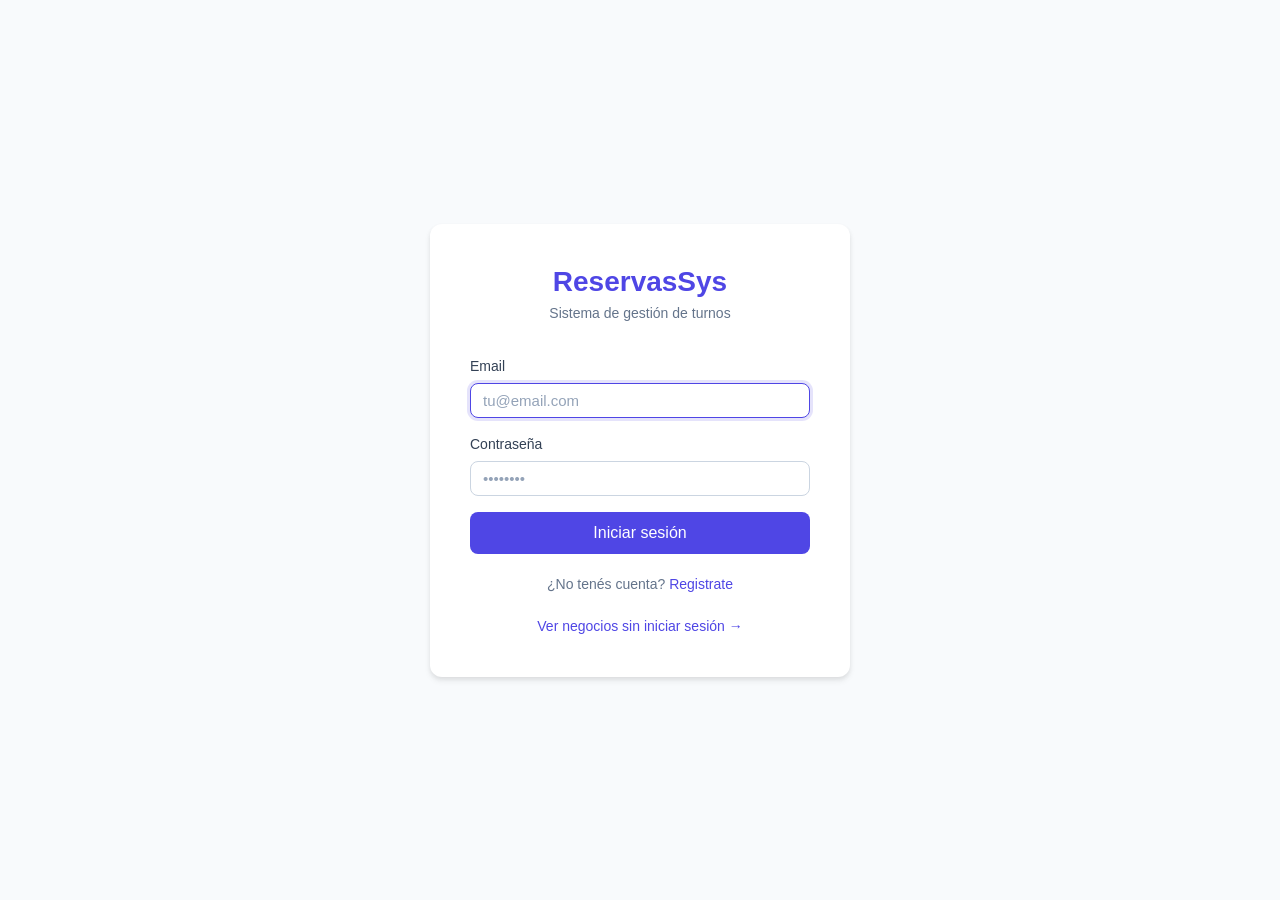
<file: apps/web/index.html>
<!DOCTYPE html>
<html lang="es">
<head>
  <meta charset="UTF-8">
  <meta name="viewport" content="width=device-width, initial-scale=1.0">
  <title>Iniciar sesión — ReservasSys</title>
  <link rel="stylesheet" href="css/main.css">
</head>
<body>
<div class="auth-page">
  <div class="auth-card">
    <div class="auth-logo">
      <h1>ReservasSys</h1>
      <p>Sistema de gestión de turnos</p>
    </div>

    <div id="error-box" class="alert alert-error" style="display:none"></div>

    <form id="login-form">
      <div class="form-group">
        <label for="email">Email</label>
        <input type="email" id="email" name="email" class="form-control" placeholder="tu@email.com" required autofocus>
      </div>
      <div class="form-group">
        <label for="password">Contraseña</label>
        <input type="password" id="password" name="password" class="form-control" placeholder="••••••••" required>
      </div>
      <button type="submit" class="btn btn-primary btn-full btn-lg" id="submit-btn">
        Iniciar sesión
      </button>
    </form>

    <div class="auth-footer">
      ¿No tenés cuenta? <a href="register.html">Registrate</a>
      <br><br>
      <a href="negocios.html">Ver negocios sin iniciar sesión →</a>
    </div>
  </div>
</div>

<script type="module">
import { identity } from './js/api.js';
import { setSession, redirectByRole, getToken, isAdmin } from './js/auth.js';
import { friendlyError } from './js/utils.js';

// Already logged in
if (getToken()) redirectByRole();

const form      = document.getElementById('login-form');
const submitBtn = document.getElementById('submit-btn');
const errorBox  = document.getElementById('error-box');

form.addEventListener('submit', async e => {
  e.preventDefault();
  errorBox.style.display = 'none';
  submitBtn.disabled = true;
  submitBtn.textContent = 'Ingresando...';

  try {
    const res = await identity.login(
      form.email.value.trim(),
      form.password.value
    );
    // res contains { token, user: { userId, email, roles, tenantId, branchId } }
    setSession(res.accessToken, res.user ?? res);
    redirectByRole();
  } catch (err) {
    errorBox.textContent = friendlyError(err);
    errorBox.style.display = 'block';
    submitBtn.disabled = false;
    submitBtn.textContent = 'Iniciar sesión';
  }
});
</script>
</body>
</html>
</file>
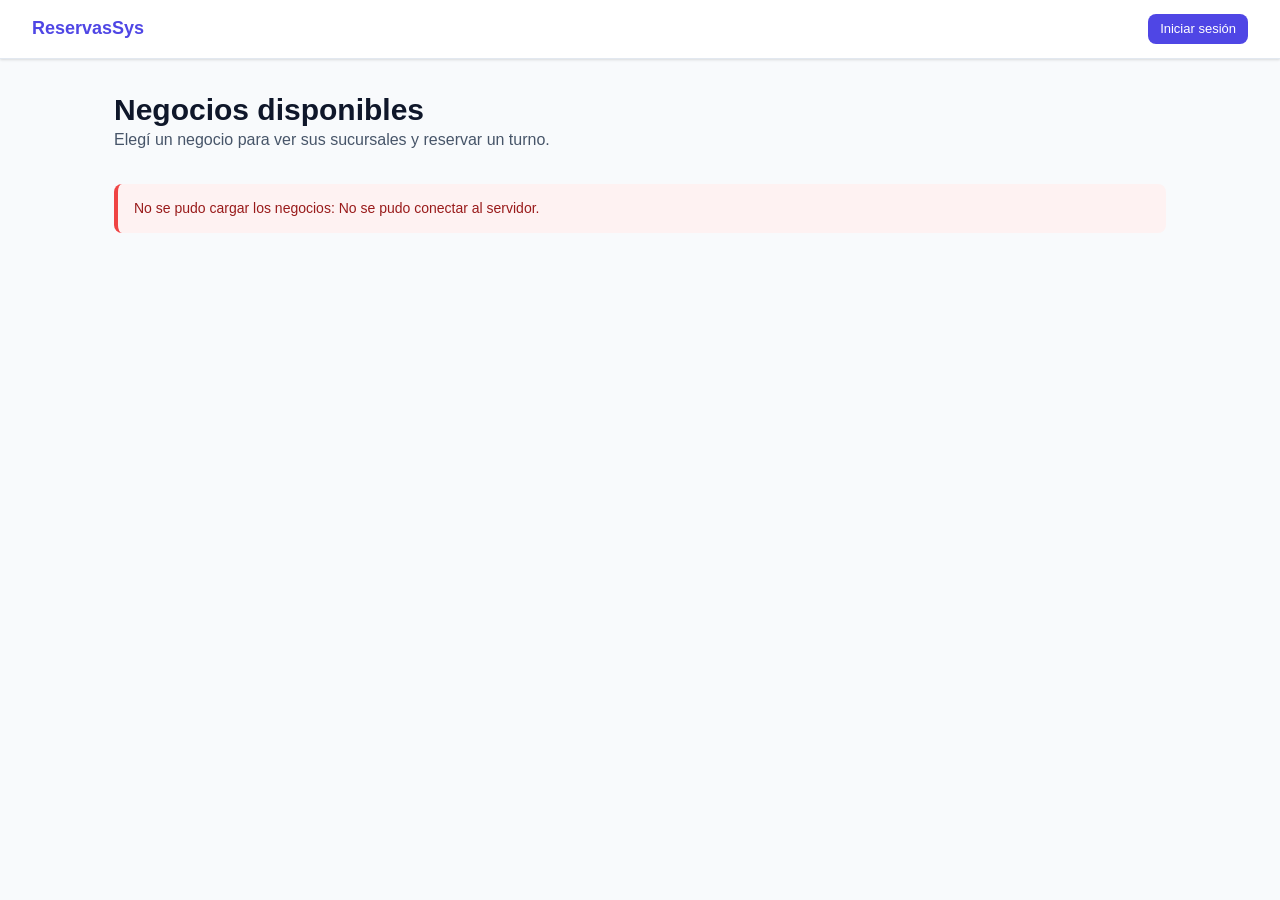
<file: apps/web/negocios.html>
<!DOCTYPE html>
<html lang="es">
<head>
  <meta charset="UTF-8">
  <meta name="viewport" content="width=device-width, initial-scale=1.0">
  <title>Negocios — ReservasSys</title>
  <link rel="stylesheet" href="css/main.css">
</head>
<body>

<nav class="pub-nav">
  <span class="pub-nav-brand">ReservasSys</span>
  <div class="pub-nav-links" id="nav-links"></div>
</nav>

<div class="pub-container">
  <div style="margin-bottom:2rem">
    <h1>Negocios disponibles</h1>
    <p>Elegí un negocio para ver sus sucursales y reservar un turno.</p>
  </div>
  <div id="content"><div class="loading-center"><div class="spinner"></div></div></div>
</div>

<script type="module">
import { identity } from './js/api.js';
import { getToken, getRoles, clearSession, isStaff } from './js/auth.js';
import { escHtml } from './js/utils.js';

// Nav
const navLinks = document.getElementById('nav-links');
const token = getToken();
if (token) {
  if (isStaff()) {
    navLinks.innerHTML = `<a href="/admin/agenda.html" class="btn btn-secondary btn-sm">Panel admin</a> <button class="btn btn-ghost btn-sm" id="logout-btn">Salir</button>`;
  } else {
    navLinks.innerHTML = `<a href="mis-reservas.html" class="btn btn-secondary btn-sm">Mis reservas</a> <button class="btn btn-ghost btn-sm" id="logout-btn">Salir</button>`;
  }
  document.getElementById('logout-btn')?.addEventListener('click', () => { clearSession(); location.reload(); });
} else {
  navLinks.innerHTML = `<a href="index.html" class="btn btn-primary btn-sm">Iniciar sesión</a>`;
}

// Load tenants
const content = document.getElementById('content');
try {
  const tenants = await identity.tenants();
  const list = Array.isArray(tenants) ? tenants : (tenants?.items ?? []);

  if (!list.length) {
    content.innerHTML = `<div class="state-box"><div class="state-icon">🏪</div><h4>No hay negocios disponibles</h4></div>`;
  } else {
    content.innerHTML = `<div class="card-grid">
      ${list.map(t => `
        <div class="card negocio-card" onclick="location.href='reservar.html?tenantSlug=${escHtml(t.slug ?? t.id)}&tenantName=${encodeURIComponent(t.name)}'">
          <div class="negocio-name">${escHtml(t.name)}</div>
          <div class="negocio-rubro">${escHtml(t.mainCategory ?? '')}</div>
          <button class="btn btn-primary btn-sm">Reservar turno →</button>
        </div>`).join('')}
    </div>`;
  }
} catch (err) {
  content.innerHTML = `<div class="alert alert-error">No se pudo cargar los negocios: ${err.message}</div>`;
}
</script>
</body>
</html>
</file>
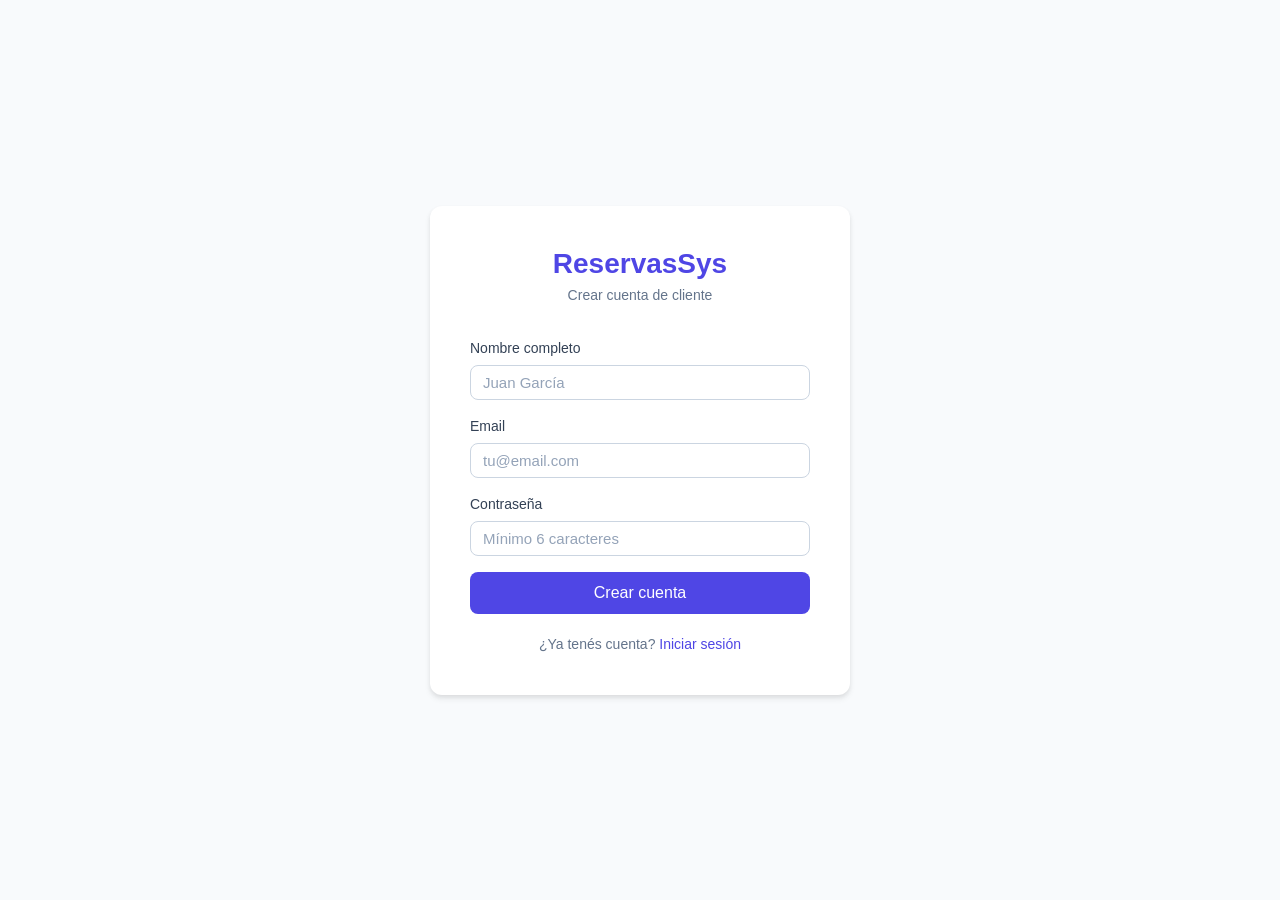
<file: apps/web/register.html>
<!DOCTYPE html>
<html lang="es">
<head>
  <meta charset="UTF-8">
  <meta name="viewport" content="width=device-width, initial-scale=1.0">
  <title>Registrarse — ReservasSys</title>
  <link rel="stylesheet" href="css/main.css">
</head>
<body>
<div class="auth-page">
  <div class="auth-card">
    <div class="auth-logo">
      <h1>ReservasSys</h1>
      <p>Crear cuenta de cliente</p>
    </div>

    <div id="error-box" class="alert alert-error" style="display:none"></div>
    <div id="success-box" class="alert alert-success" style="display:none">
      ¡Cuenta creada! <a href="index.html">Iniciá sesión</a>
    </div>

    <form id="register-form">
      <div class="form-group">
        <label for="name">Nombre completo</label>
        <input type="text" id="name" name="name" class="form-control" placeholder="Juan García" required>
      </div>
      <div class="form-group">
        <label for="email">Email</label>
        <input type="email" id="email" name="email" class="form-control" placeholder="tu@email.com" required>
      </div>
      <div class="form-group">
        <label for="password">Contraseña</label>
        <input type="password" id="password" name="password" class="form-control" placeholder="Mínimo 6 caracteres" required minlength="6">
      </div>
      <button type="submit" class="btn btn-primary btn-full btn-lg" id="submit-btn">
        Crear cuenta
      </button>
    </form>

    <div class="auth-footer">
      ¿Ya tenés cuenta? <a href="index.html">Iniciar sesión</a>
    </div>
  </div>
</div>

<script type="module">
import { identity } from './js/api.js';
import { friendlyError } from './js/utils.js';

const form       = document.getElementById('register-form');
const submitBtn  = document.getElementById('submit-btn');
const errorBox   = document.getElementById('error-box');
const successBox = document.getElementById('success-box');

form.addEventListener('submit', async e => {
  e.preventDefault();
  errorBox.style.display   = 'none';
  successBox.style.display = 'none';
  submitBtn.disabled = true;
  submitBtn.textContent = 'Registrando...';

  try {
    await identity.register({
      name:     form.name.value.trim(),
      email:    form.email.value.trim(),
      password: form.password.value,
    });
    successBox.style.display = 'block';
    form.reset();
  } catch (err) {
    errorBox.textContent = friendlyError(err);
    errorBox.style.display = 'block';
  } finally {
    submitBtn.disabled = false;
    submitBtn.textContent = 'Crear cuenta';
  }
});
</script>
</body>
</html>
</file>
<file: apps/web/css/main.css>
/* ── Variables ───────────────────────────────────────────────────────────── */
:root {
  --primary:       #4F46E5;
  --primary-dark:  #3730A3;
  --primary-light: #EEF2FF;
  --success:       #10B981;
  --success-light: #ECFDF5;
  --warning:       #F59E0B;
  --warning-light: #FFFBEB;
  --danger:        #EF4444;
  --danger-light:  #FEF2F2;
  --gray-50:       #F8FAFC;
  --gray-100:      #F1F5F9;
  --gray-200:      #E2E8F0;
  --gray-300:      #CBD5E1;
  --gray-400:      #94A3B8;
  --gray-500:      #64748B;
  --gray-600:      #475569;
  --gray-700:      #334155;
  --gray-800:      #1E293B;
  --gray-900:      #0F172A;
  --white:         #FFFFFF;
  --radius:        8px;
  --radius-lg:     12px;
  --shadow:        0 1px 3px rgba(0,0,0,.08), 0 1px 2px rgba(0,0,0,.06);
  --shadow-md:     0 4px 6px rgba(0,0,0,.07), 0 2px 4px rgba(0,0,0,.06);
  --shadow-lg:     0 10px 15px rgba(0,0,0,.08), 0 4px 6px rgba(0,0,0,.05);
  --sidebar-w:     240px;
  --font:          -apple-system, BlinkMacSystemFont, 'Segoe UI', Roboto, sans-serif;
}

/* ── Reset ───────────────────────────────────────────────────────────────── */
*, *::before, *::after { box-sizing: border-box; margin: 0; padding: 0; }
html { font-size: 16px; }
body { font-family: var(--font); background: var(--gray-50); color: var(--gray-800); line-height: 1.5; }
a { color: var(--primary); text-decoration: none; }
a:hover { text-decoration: underline; }
button { cursor: pointer; font-family: inherit; }
input, select, textarea { font-family: inherit; font-size: 1rem; }
img { max-width: 100%; }
ul { list-style: none; }

/* ── Typography ──────────────────────────────────────────────────────────── */
h1 { font-size: 1.875rem; font-weight: 700; color: var(--gray-900); line-height: 1.25; }
h2 { font-size: 1.5rem;   font-weight: 600; color: var(--gray-800); }
h3 { font-size: 1.25rem;  font-weight: 600; color: var(--gray-800); }
h4 { font-size: 1rem;     font-weight: 600; color: var(--gray-700); }
p  { color: var(--gray-600); }
small { font-size: .875rem; color: var(--gray-500); }

/* ── Layout: Admin shell ─────────────────────────────────────────────────── */
.app-shell { display: flex; min-height: 100vh; }
.main-content { flex: 1; padding: 2rem; overflow-y: auto; }
.page-header { display: flex; align-items: center; justify-content: space-between; margin-bottom: 1.5rem; }
.page-header h1 { font-size: 1.5rem; }

/* ── Sidebar ─────────────────────────────────────────────────────────────── */
.sidebar {
  width: var(--sidebar-w);
  background: var(--gray-900);
  color: var(--white);
  display: flex;
  flex-direction: column;
  flex-shrink: 0;
  position: sticky;
  top: 0;
  height: 100vh;
}
.sidebar-header { padding: 1.25rem 1rem; border-bottom: 1px solid rgba(255,255,255,.08); }
.sidebar-title { font-size: 1.125rem; font-weight: 700; color: var(--white); }
.sidebar-role  { font-size: .75rem; color: var(--gray-400); margin-top: .125rem; display: block; text-transform: capitalize; }
.sidebar-nav   { flex: 1; padding: .75rem 0; overflow-y: auto; }
.nav-link {
  display: block;
  padding: .625rem 1rem;
  color: var(--gray-400);
  font-size: .875rem;
  transition: background .15s, color .15s;
  border-radius: 0;
}
.nav-link:hover { background: rgba(255,255,255,.06); color: var(--white); text-decoration: none; }
.nav-link.active { background: var(--primary); color: var(--white); font-weight: 500; }
.sidebar-footer { padding: 1rem; border-top: 1px solid rgba(255,255,255,.08); }
.sidebar-user { font-size: .75rem; color: var(--gray-400); display: block; margin-bottom: .5rem; word-break: break-all; }
.btn-link { background: none; border: none; color: var(--gray-400); font-size: .8125rem; padding: 0; text-decoration: underline; cursor: pointer; }
.btn-link:hover { color: var(--white); }

/* ── Buttons ─────────────────────────────────────────────────────────────── */
.btn {
  display: inline-flex;
  align-items: center;
  gap: .4rem;
  padding: .5rem 1rem;
  border: none;
  border-radius: var(--radius);
  font-size: .875rem;
  font-weight: 500;
  transition: background .15s, box-shadow .15s, opacity .15s;
  white-space: nowrap;
}
.btn:disabled { opacity: .55; cursor: not-allowed; }
.btn-primary { background: var(--primary); color: var(--white); }
.btn-primary:hover:not(:disabled) { background: var(--primary-dark); }
.btn-secondary { background: var(--white); color: var(--gray-700); border: 1px solid var(--gray-300); }
.btn-secondary:hover:not(:disabled) { background: var(--gray-50); }
.btn-danger { background: var(--danger); color: var(--white); }
.btn-danger:hover:not(:disabled) { background: #DC2626; }
.btn-success { background: var(--success); color: var(--white); }
.btn-success:hover:not(:disabled) { background: #059669; }
.btn-warning { background: var(--warning); color: var(--white); }
.btn-warning:hover:not(:disabled) { background: #D97706; }
.btn-ghost { background: transparent; color: var(--gray-600); border: 1px solid transparent; }
.btn-ghost:hover:not(:disabled) { background: var(--gray-100); }
.btn-sm { padding: .3125rem .75rem; font-size: .8125rem; }
.btn-lg { padding: .75rem 1.5rem; font-size: 1rem; }
.btn-full { width: 100%; justify-content: center; }
.btn-icon { padding: .5rem; }

/* ── Cards ───────────────────────────────────────────────────────────────── */
.card {
  background: var(--white);
  border: 1px solid var(--gray-200);
  border-radius: var(--radius-lg);
  box-shadow: var(--shadow);
}
.card-header { padding: 1rem 1.25rem; border-bottom: 1px solid var(--gray-200); display: flex; align-items: center; justify-content: space-between; }
.card-body   { padding: 1.25rem; }
.card-footer { padding: .875rem 1.25rem; border-top: 1px solid var(--gray-200); background: var(--gray-50); border-radius: 0 0 var(--radius-lg) var(--radius-lg); }

.card-grid { display: grid; grid-template-columns: repeat(auto-fill, minmax(240px, 1fr)); gap: 1rem; }
.stat-card { padding: 1.25rem; }
.stat-card .stat-label { font-size: .8125rem; color: var(--gray-500); font-weight: 500; text-transform: uppercase; letter-spacing: .04em; }
.stat-card .stat-value { font-size: 2rem; font-weight: 700; color: var(--gray-900); margin: .25rem 0; }
.stat-card .stat-sub   { font-size: .8125rem; color: var(--gray-500); }

/* ── Tables ──────────────────────────────────────────────────────────────── */
.table-wrap { overflow-x: auto; }
table { width: 100%; border-collapse: collapse; font-size: .875rem; }
thead tr { background: var(--gray-50); }
th { text-align: left; padding: .75rem 1rem; font-size: .8125rem; font-weight: 600; color: var(--gray-600); text-transform: uppercase; letter-spacing: .04em; border-bottom: 1px solid var(--gray-200); white-space: nowrap; }
td { padding: .75rem 1rem; border-bottom: 1px solid var(--gray-100); vertical-align: middle; color: var(--gray-700); }
tr:last-child td { border-bottom: none; }
tr:hover td { background: var(--gray-50); }
.actions-col { white-space: nowrap; text-align: right; }
.actions-col .btn { margin-left: .25rem; }

/* ── Forms ───────────────────────────────────────────────────────────────── */
.form-group { margin-bottom: 1rem; }
.form-group label { display: block; font-size: .875rem; font-weight: 500; color: var(--gray-700); margin-bottom: .375rem; }
.form-control {
  display: block;
  width: 100%;
  padding: .5rem .75rem;
  border: 1px solid var(--gray-300);
  border-radius: var(--radius);
  background: var(--white);
  color: var(--gray-900);
  font-size: .9375rem;
  transition: border-color .15s, box-shadow .15s;
  appearance: none;
}
.form-control:focus { outline: none; border-color: var(--primary); box-shadow: 0 0 0 3px rgba(79,70,229,.15); }
.form-control:disabled { background: var(--gray-100); color: var(--gray-500); }
.form-control::placeholder { color: var(--gray-400); }
textarea.form-control { resize: vertical; min-height: 80px; }
.form-row { display: grid; grid-template-columns: 1fr 1fr; gap: 1rem; }
.form-hint { font-size: .8125rem; color: var(--gray-500); margin-top: .25rem; }
.form-error { font-size: .8125rem; color: var(--danger); margin-top: .25rem; display: none; }
.form-error.visible { display: block; }

.filter-bar { display: flex; gap: .75rem; flex-wrap: wrap; margin-bottom: 1.25rem; align-items: flex-end; }
.filter-bar .form-group { margin-bottom: 0; }
.filter-bar label { font-size: .8125rem; }
.filter-bar .form-control { font-size: .875rem; }

/* ── Badges ──────────────────────────────────────────────────────────────── */
.badge {
  display: inline-flex;
  align-items: center;
  padding: .2rem .6rem;
  border-radius: 9999px;
  font-size: .75rem;
  font-weight: 600;
  letter-spacing: .02em;
}
.badge-blue   { background: var(--primary-light); color: var(--primary-dark); }
.badge-green  { background: var(--success-light); color: #065F46; }
.badge-red    { background: var(--danger-light);  color: #991B1B; }
.badge-orange { background: var(--warning-light); color: #92400E; }
.badge-gray   { background: var(--gray-100);      color: var(--gray-600); }
.badge-yellow { background: #FEF9C3;              color: #713F12; }

/* ── Tabs ────────────────────────────────────────────────────────────────── */
.tabs { border-bottom: 1px solid var(--gray-200); display: flex; gap: 0; margin-bottom: 1.5rem; }
.tab-btn {
  padding: .625rem 1.25rem;
  background: none;
  border: none;
  border-bottom: 2px solid transparent;
  font-size: .875rem;
  font-weight: 500;
  color: var(--gray-500);
  cursor: pointer;
  margin-bottom: -1px;
  transition: color .15s;
}
.tab-btn:hover { color: var(--gray-800); }
.tab-btn.active { color: var(--primary); border-bottom-color: var(--primary); }
.tab-panel { display: none; }
.tab-panel.active { display: block; }

/* ── Toast ───────────────────────────────────────────────────────────────── */
.toast-container { position: fixed; bottom: 1.5rem; right: 1.5rem; z-index: 9999; display: flex; flex-direction: column; gap: .5rem; }
.toast {
  padding: .75rem 1.125rem;
  border-radius: var(--radius);
  font-size: .875rem;
  font-weight: 500;
  box-shadow: var(--shadow-lg);
  opacity: 0;
  transform: translateY(8px);
  transition: opacity .25s, transform .25s;
  max-width: 320px;
  color: var(--white);
}
.toast.show { opacity: 1; transform: translateY(0); }
.toast-info    { background: var(--gray-800); }
.toast-success { background: var(--success); }
.toast-error   { background: var(--danger); }
.toast-warning { background: var(--warning); }

/* ── Modal ───────────────────────────────────────────────────────────────── */
.modal-overlay {
  position: fixed; inset: 0;
  background: rgba(0,0,0,.45);
  display: flex; align-items: center; justify-content: center;
  z-index: 1000;
  padding: 1rem;
}
.modal {
  background: var(--white);
  border-radius: var(--radius-lg);
  box-shadow: var(--shadow-lg);
  padding: 1.75rem;
  max-width: 460px;
  width: 100%;
}
.modal h3 { margin-bottom: .75rem; }
.modal p { margin-bottom: 1.25rem; }
.modal-actions { display: flex; gap: .75rem; justify-content: flex-end; }
.modal-body { margin-bottom: 1.25rem; }
.modal-close-btn { float: right; background: none; border: none; font-size: 1.25rem; color: var(--gray-400); cursor: pointer; line-height: 1; }

/* ── Empty / Loading / Error states ─────────────────────────────────────── */
.state-box {
  text-align: center;
  padding: 3rem 1rem;
  color: var(--gray-500);
}
.state-box .state-icon { font-size: 2.5rem; margin-bottom: .75rem; }
.state-box p { color: var(--gray-500); margin-top: .25rem; }
.spinner {
  display: inline-block;
  width: 1.5rem; height: 1.5rem;
  border: 2px solid var(--gray-200);
  border-top-color: var(--primary);
  border-radius: 50%;
  animation: spin .6s linear infinite;
}
@keyframes spin { to { transform: rotate(360deg); } }
.loading-center { display: flex; justify-content: center; padding: 3rem; }

/* ── Alert banner ────────────────────────────────────────────────────────── */
.alert {
  padding: .875rem 1rem;
  border-radius: var(--radius);
  font-size: .875rem;
  margin-bottom: 1rem;
  border-left: 4px solid;
}
.alert-warning { background: var(--warning-light); color: #92400E; border-color: var(--warning); }
.alert-error   { background: var(--danger-light);  color: #991B1B; border-color: var(--danger); }
.alert-info    { background: var(--primary-light); color: var(--primary-dark); border-color: var(--primary); }
.alert-success { background: var(--success-light); color: #065F46; border-color: var(--success); }

/* ── Auth / Public pages ─────────────────────────────────────────────────── */
.auth-page { min-height: 100vh; display: flex; align-items: center; justify-content: center; background: var(--gray-50); }
.auth-card { background: var(--white); border-radius: var(--radius-lg); box-shadow: var(--shadow-md); padding: 2.5rem; width: 100%; max-width: 420px; }
.auth-logo { text-align: center; margin-bottom: 2rem; }
.auth-logo h1 { color: var(--primary); font-size: 1.75rem; }
.auth-logo p  { font-size: .875rem; color: var(--gray-500); margin-top: .25rem; }
.auth-footer  { text-align: center; margin-top: 1.25rem; font-size: .875rem; color: var(--gray-500); }

/* ── Public nav ──────────────────────────────────────────────────────────── */
.pub-nav {
  background: var(--white);
  border-bottom: 1px solid var(--gray-200);
  padding: .875rem 2rem;
  display: flex;
  align-items: center;
  justify-content: space-between;
  position: sticky;
  top: 0;
  z-index: 100;
  box-shadow: var(--shadow);
}
.pub-nav-brand { font-size: 1.125rem; font-weight: 700; color: var(--primary); }
.pub-nav-links { display: flex; gap: .75rem; align-items: center; }
.pub-container { max-width: 1100px; margin: 0 auto; padding: 2rem 1.5rem; }

/* ── Negocio cards ───────────────────────────────────────────────────────── */
.negocio-card { padding: 1.5rem; transition: box-shadow .2s, transform .2s; cursor: pointer; }
.negocio-card:hover { box-shadow: var(--shadow-md); transform: translateY(-2px); }
.negocio-name { font-size: 1.125rem; font-weight: 600; color: var(--gray-900); margin-bottom: .25rem; }
.negocio-rubro { font-size: .875rem; color: var(--gray-500); margin-bottom: 1rem; }

/* ── Wizard ──────────────────────────────────────────────────────────────── */
.wizard-container { max-width: 680px; margin: 0 auto; padding: 2rem 1.5rem; }
.wizard-steps { display: flex; gap: 0; margin-bottom: 2rem; }
.wizard-step {
  flex: 1;
  text-align: center;
  padding: .75rem .5rem;
  font-size: .8125rem;
  font-weight: 500;
  color: var(--gray-400);
  border-bottom: 3px solid var(--gray-200);
  transition: color .2s, border-color .2s;
}
.wizard-step.active { color: var(--primary); border-color: var(--primary); }
.wizard-step.done   { color: var(--success); border-color: var(--success); }
.step-num { display: inline-flex; align-items: center; justify-content: center; width: 1.5rem; height: 1.5rem; border-radius: 50%; background: var(--gray-200); color: var(--gray-500); font-size: .75rem; margin-bottom: .25rem; font-weight: 700; }
.wizard-step.active .step-num { background: var(--primary); color: var(--white); }
.wizard-step.done   .step-num { background: var(--success); color: var(--white); }
.wizard-step-label  { display: block; }

.slot-grid { display: grid; grid-template-columns: repeat(auto-fill, minmax(110px, 1fr)); gap: .5rem; margin-top: 1rem; }
.slot-btn {
  padding: .625rem;
  border: 1px solid var(--gray-200);
  border-radius: var(--radius);
  background: var(--white);
  text-align: center;
  font-size: .875rem;
  cursor: pointer;
  transition: all .15s;
}
.slot-btn:hover { border-color: var(--primary); color: var(--primary); background: var(--primary-light); }
.slot-btn.selected { border-color: var(--primary); background: var(--primary); color: var(--white); font-weight: 600; }

/* ── Misc ────────────────────────────────────────────────────────────────── */
.divider { border: none; border-top: 1px solid var(--gray-200); margin: 1.5rem 0; }
.text-muted { color: var(--gray-500); }
.text-sm    { font-size: .875rem; }
.text-xs    { font-size: .75rem; }
.text-right { text-align: right; }
.mt-1 { margin-top: .25rem; }
.mt-2 { margin-top: .5rem; }
.mt-3 { margin-top: .75rem; }
.mt-4 { margin-top: 1rem; }
.mb-3 { margin-bottom: .75rem; }
.mb-4 { margin-bottom: 1rem; }
.gap-2 { gap: .5rem; }
.flex { display: flex; }
.items-center { align-items: center; }
.justify-between { justify-content: space-between; }
.flex-wrap { flex-wrap: wrap; }

/* ── Peak hours bar chart ────────────────────────────────────────────────── */
.peak-bars { display: flex; flex-direction: column; gap: .5rem; }
.peak-row { display: flex; align-items: center; gap .75rem; font-size: .8125rem; }
.peak-hour { width: 3rem; color: var(--gray-600); flex-shrink: 0; text-align: right; }
.peak-bar-wrap { flex: 1; background: var(--gray-100); border-radius: 4px; height: 1.25rem; overflow: hidden; }
.peak-bar { height: 100%; background: var(--primary); border-radius: 4px; transition: width .4s; }
.peak-val { width: 3rem; color: var(--gray-600); flex-shrink: 0; }

/* ── Responsive ──────────────────────────────────────────────────────────── */
@media (max-width: 768px) {
  .sidebar { display: none; }
  .main-content { padding: 1rem; }
  .form-row { grid-template-columns: 1fr; }
  .card-grid { grid-template-columns: 1fr; }
  .filter-bar { flex-direction: column; }
  .filter-bar .form-control { width: 100%; }
  .page-header { flex-direction: column; align-items: flex-start; gap: .75rem; }
}
</file>
